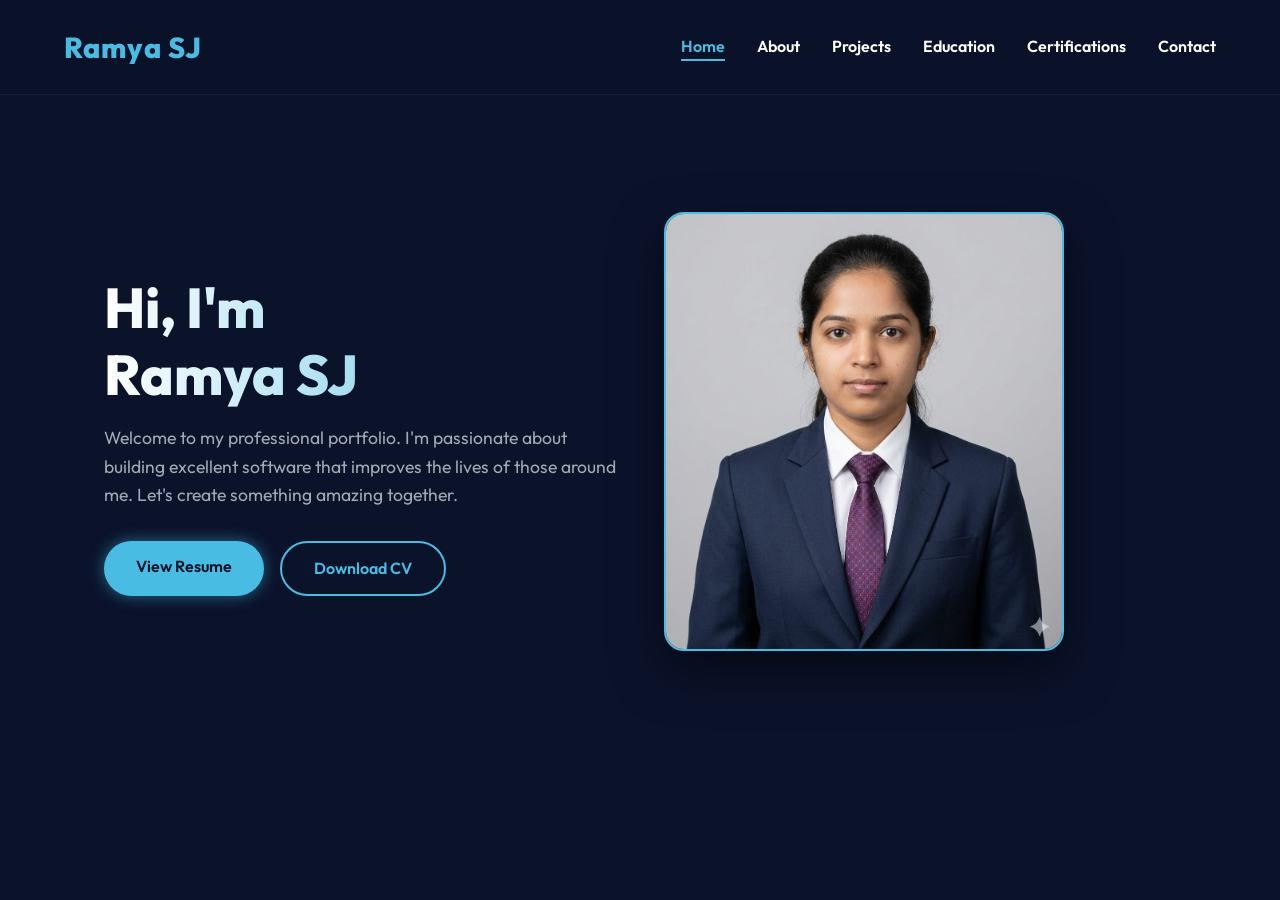
<file: index.html>
<!DOCTYPE html>
<html lang="en">
<head>
    <meta charset="UTF-8">
    <meta name="viewport" content="width=device-width, initial-scale=1.0">
    <title>Ramya SJ - Professional Portfolio</title>
    <meta name="description" content="Professional portfolio of Ramya SJ.">
    <link rel="stylesheet" href="css/style.css">
</head>
<body>
    <nav class="navbar">
        <div class="logo">Ramya SJ</div>
        <ul class="nav-links">
            <li><a href="index.html">Home</a></li>
            <li><a href="about.html">About</a></li>
            <li><a href="projects.html">Projects</a></li>
            <li><a href="education.html">Education</a></li>
            <li><a href="certifications.html">Certifications</a></li>
            <li><a href="contact.html">Contact</a></li>
        </ul>
    </nav>

    <main class="container">
        <section class="grid-2">
            <div class="hero-content fade-in">
                <h1>Hi, I'm <br><span style="color: var(--accent-color)">Ramya SJ</span></h1>
                <p>Welcome to my professional portfolio. I'm passionate about building excellent software that improves the lives of those around me. Let's create something amazing together.</p>
                <div class="hero-buttons">
                    <a href="assets/Ramya SJ.pdf" target="_blank" class="btn btn-primary">View Resume</a>
                    <a href="assets/Ramya SJ.pdf" download class="btn btn-outline">Download CV</a>
                </div>
            </div>
            <div class="hero-img-wrapper fade-in delay-1">
                <img src="assets/Ramya pic.jpeg" alt="Ramya SJ" class="hero-image">
            </div>
        </section>
    </main>

    <script src="js/main.js"></script>
</body>
</html>
</file>
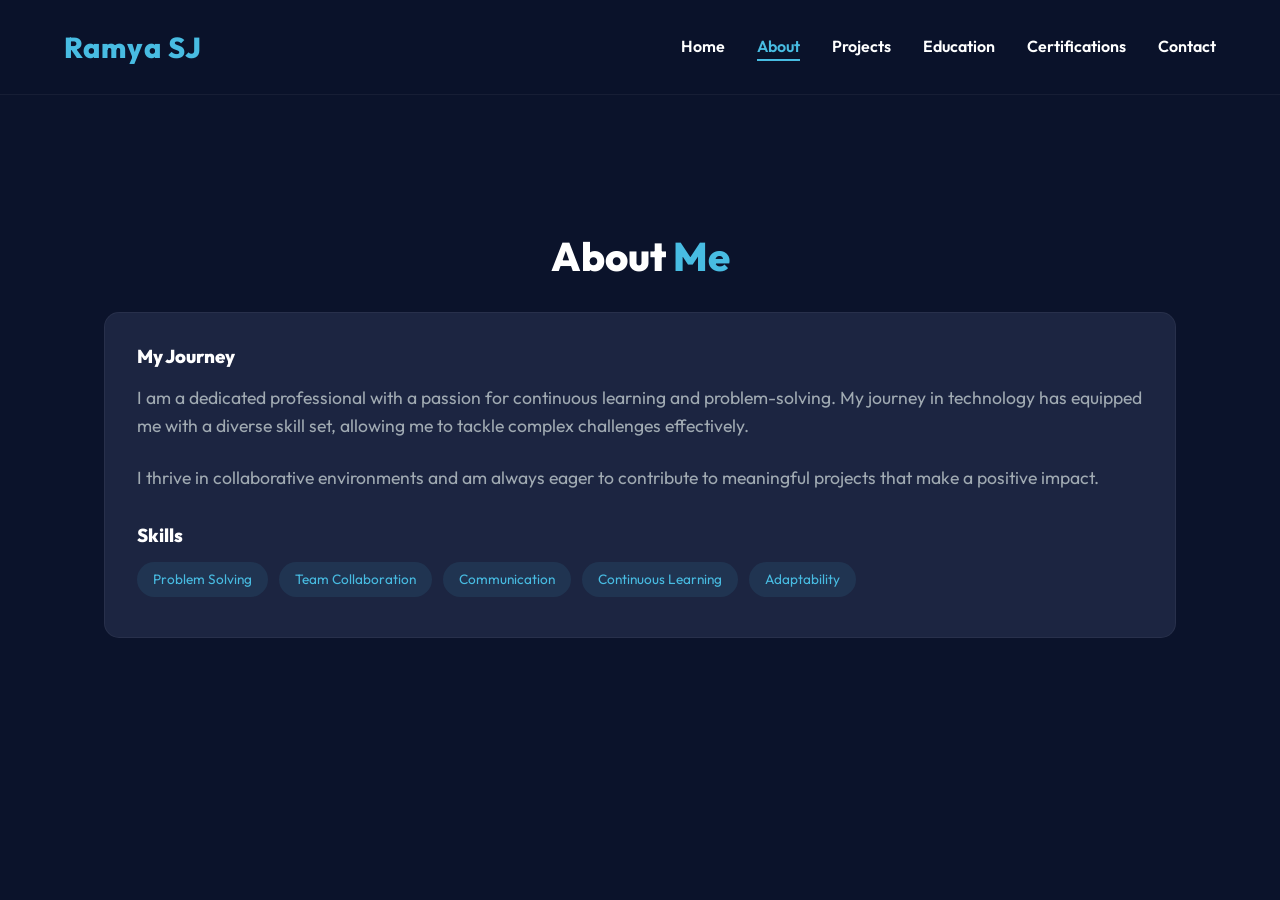
<file: about.html>
<!DOCTYPE html>
<html lang="en">
<head>
    <meta charset="UTF-8">
    <meta name="viewport" content="width=device-width, initial-scale=1.0">
    <title>About - Ramya SJ</title>
    <link rel="stylesheet" href="css/style.css">
</head>
<body>
    <nav class="navbar">
        <div class="logo">Ramya SJ</div>
        <ul class="nav-links">
            <li><a href="index.html">Home</a></li>
            <li><a href="about.html">About</a></li>
            <li><a href="projects.html">Projects</a></li>
            <li><a href="education.html">Education</a></li>
            <li><a href="certifications.html">Certifications</a></li>
            <li><a href="contact.html">Contact</a></li>
        </ul>
    </nav>

    <main class="container">
        <div class="fade-in">
            <h2>About <span style="color: var(--accent-color)">Me</span></h2>
            <div class="card scroll-animate">
                <h3 style="margin-bottom: 1rem;">My Journey</h3>
                <p>I am a dedicated professional with a passion for continuous learning and problem-solving. My journey in technology has equipped me with a diverse skill set, allowing me to tackle complex challenges effectively.</p>
                <p>I thrive in collaborative environments and am always eager to contribute to meaningful projects that make a positive impact.</p>
                
                <h3 style="margin-top: 2rem; margin-bottom: 1rem;">Skills</h3>
                <div>
                    <span class="tag">Problem Solving</span>
                    <span class="tag">Team Collaboration</span>
                    <span class="tag">Communication</span>
                    <span class="tag">Continuous Learning</span>
                    <span class="tag">Adaptability</span>
                </div>
            </div>
        </div>
    </main>

    <script src="js/main.js"></script>
</body>
</html>
</file>
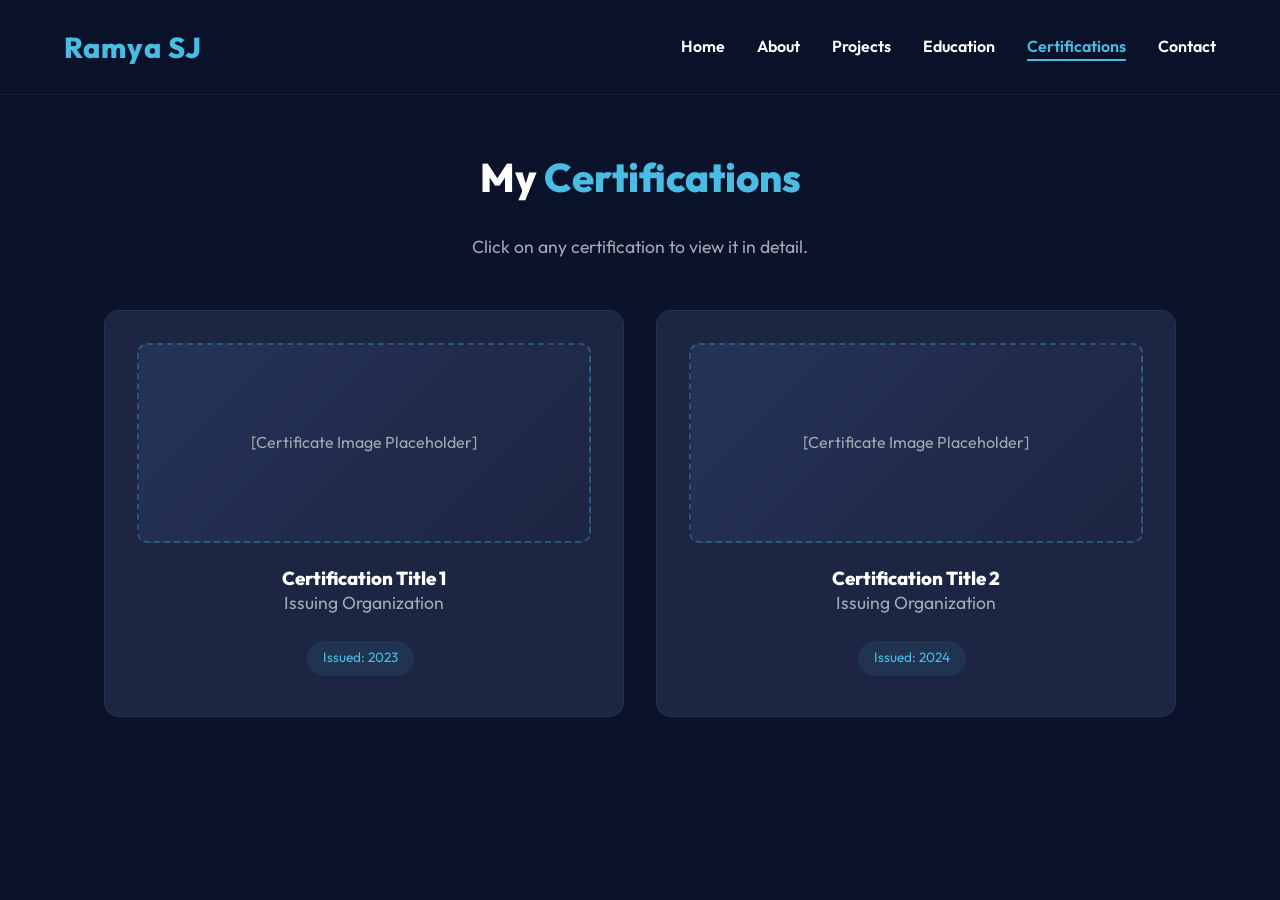
<file: certifications.html>
<!DOCTYPE html>
<html lang="en">
<head>
    <meta charset="UTF-8">
    <meta name="viewport" content="width=device-width, initial-scale=1.0">
    <title>Certifications - Ramya SJ</title>
    <link rel="stylesheet" href="css/style.css">
    <style>
        .cert-card {
            text-align: center;
        }
        .cert-img-placeholder {
            width: 100%;
            height: 200px;
            background: linear-gradient(135deg, var(--surface-hover), var(--surface-color));
            border-radius: 10px;
            display: flex;
            align-items: center;
            justify-content: center;
            margin-bottom: 1.5rem;
            border: 2px dashed rgba(72, 188, 226, 0.3);
            color: var(--text-secondary);
            cursor: pointer;
            transition: var(--transition);
        }
        .cert-img-placeholder:hover {
            border-color: var(--accent-color);
            color: var(--accent-color);
            box-shadow: 0 0 15px var(--accent-glow);
        }
        
        /* Modal Styles */
        .modal {
            display: none;
            position: fixed;
            z-index: 2000;
            padding-top: 100px;
            left: 0;
            top: 0;
            width: 100%;
            height: 100%;
            overflow: auto;
            background-color: rgba(11, 19, 43, 0.9);
            backdrop-filter: blur(5px);
        }
        .modal-content {
            margin: auto;
            display: block;
            width: 80%;
            max-width: 800px;
            border-radius: 10px;
            border: 2px solid var(--accent-color);
            box-shadow: 0 0 30px var(--accent-glow);
        }
        .close {
            position: absolute;
            top: 30px;
            right: 40px;
            color: var(--text-primary);
            font-size: 40px;
            font-weight: bold;
            cursor: pointer;
            transition: 0.3s;
        }
        .close:hover {
            color: var(--accent-color);
        }
    </style>
</head>
<body>
    <nav class="navbar">
        <div class="logo">Ramya SJ</div>
        <ul class="nav-links">
            <li><a href="index.html">Home</a></li>
            <li><a href="about.html">About</a></li>
            <li><a href="projects.html">Projects</a></li>
            <li><a href="education.html">Education</a></li>
            <li><a href="certifications.html">Certifications</a></li>
            <li><a href="contact.html">Contact</a></li>
        </ul>
    </nav>

    <main class="container">
        <div class="fade-in">
            <h2>My <span style="color: var(--accent-color)">Certifications</span></h2>
            <p style="text-align: center; margin-bottom: 3rem;">Click on any certification to view it in detail.</p>
            
            <div class="grid-3">
                <div class="card scroll-animate cert-card">
                    <!-- Placeholder for the actual image. The user will replace src -->
                    <div class="cert-img-placeholder" onclick="openModal('Placeholder Certification 1')">
                        <span>[Certificate Image Placeholder]</span>
                    </div>
                    <h3>Certification Title 1</h3>
                    <p>Issuing Organization</p>
                    <span class="tag">Issued: 2023</span>
                </div>
                
                <div class="card scroll-animate cert-card" style="animation-delay: 0.2s;">
                    <div class="cert-img-placeholder" onclick="openModal('Placeholder Certification 2')">
                        <span>[Certificate Image Placeholder]</span>
                    </div>
                    <h3>Certification Title 2</h3>
                    <p>Issuing Organization</p>
                    <span class="tag">Issued: 2024</span>
                </div>
            </div>
        </div>
    </main>

    <!-- The Modal -->
    <div id="certModal" class="modal">
        <span class="close" onclick="closeModal()">&times;</span>
        <div style="text-align: center; color: var(--text-primary); margin-top: 20%;">
            <h2 id="modalText">Certificate Name</h2>
            <p>(Actual certificate image will be displayed here when uploaded)</p>
        </div>
        <!-- Once real images are added, use an <img> tag here instead of the div above -->
        <!-- <img class="modal-content" id="img01"> -->
    </div>

    <script src="js/main.js"></script>
    <script>
        function openModal(certName) {
            document.getElementById('certModal').style.display = "block";
            document.getElementById('modalText').innerText = certName;
        }

        function closeModal() {
            document.getElementById('certModal').style.display = "none";
        }
        
        // Close modal when clicking outside
        window.onclick = function(event) {
            var modal = document.getElementById('certModal');
            if (event.target == modal) {
                modal.style.display = "none";
            }
        }
    </script>
</body>
</html>
</file>
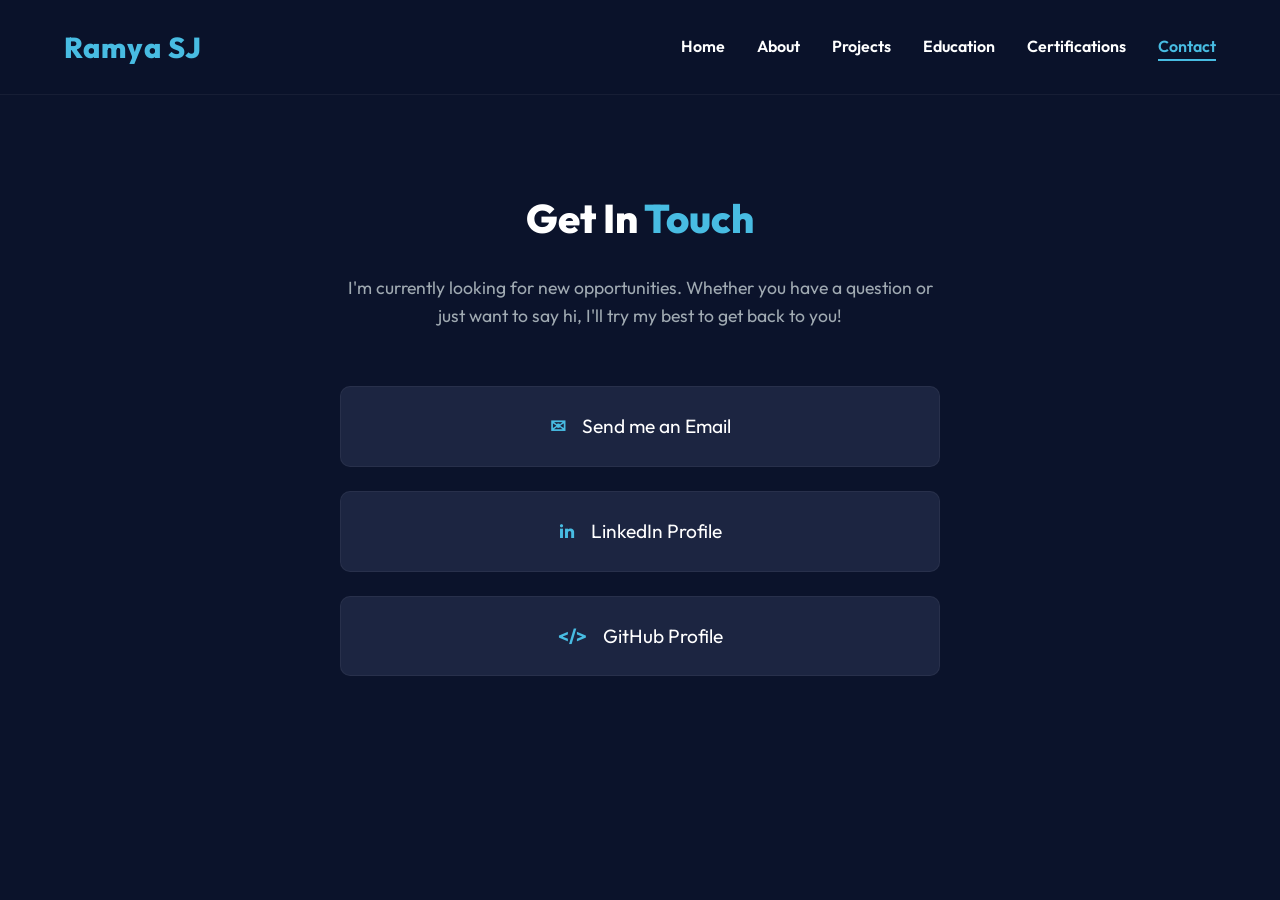
<file: contact.html>
<!DOCTYPE html>
<html lang="en">
<head>
    <meta charset="UTF-8">
    <meta name="viewport" content="width=device-width, initial-scale=1.0">
    <title>Contact - Ramya SJ</title>
    <link rel="stylesheet" href="css/style.css">
    <style>
        .contact-wrapper {
            display: flex;
            flex-direction: column;
            align-items: center;
            max-width: 600px;
            margin: 0 auto;
            text-align: center;
        }
        .contact-info {
            display: flex;
            flex-direction: column;
            gap: 1.5rem;
            margin-top: 2rem;
            width: 100%;
        }
        .contact-item {
            background: var(--surface-color);
            padding: 1.5rem;
            border-radius: 10px;
            border: 1px solid rgba(255,255,255,0.05);
            transition: var(--transition);
            display: flex;
            align-items: center;
            justify-content: center;
            gap: 1rem;
            font-size: 1.2rem;
        }
        .contact-item:hover {
            border-color: var(--accent-color);
            transform: translateY(-5px);
            box-shadow: 0 10px 20px rgba(0,0,0,0.3);
        }
        .contact-icon {
            color: var(--accent-color);
            font-weight: bold;
        }
    </style>
</head>
<body>
    <nav class="navbar">
        <div class="logo">Ramya SJ</div>
        <ul class="nav-links">
            <li><a href="index.html">Home</a></li>
            <li><a href="about.html">About</a></li>
            <li><a href="projects.html">Projects</a></li>
            <li><a href="education.html">Education</a></li>
            <li><a href="certifications.html">Certifications</a></li>
            <li><a href="contact.html">Contact</a></li>
        </ul>
    </nav>

    <main class="container">
        <div class="fade-in contact-wrapper">
            <h2>Get In <span style="color: var(--accent-color)">Touch</span></h2>
            <p>I'm currently looking for new opportunities. Whether you have a question or just want to say hi, I'll try my best to get back to you!</p>
            
            <div class="contact-info scroll-animate">
                <a href="mailto:your.email@example.com" class="contact-item">
                    <span class="contact-icon">✉</span>
                    <span>Send me an Email</span>
                </a>
                
                <a href="#" class="contact-item" target="_blank">
                    <span class="contact-icon">in</span>
                    <span>LinkedIn Profile</span>
                </a>
                
                <a href="#" class="contact-item" target="_blank">
                    <span class="contact-icon">&lt;/&gt;</span>
                    <span>GitHub Profile</span>
                </a>
            </div>
        </div>
    </main>

    <script src="js/main.js"></script>
</body>
</html>
</file>
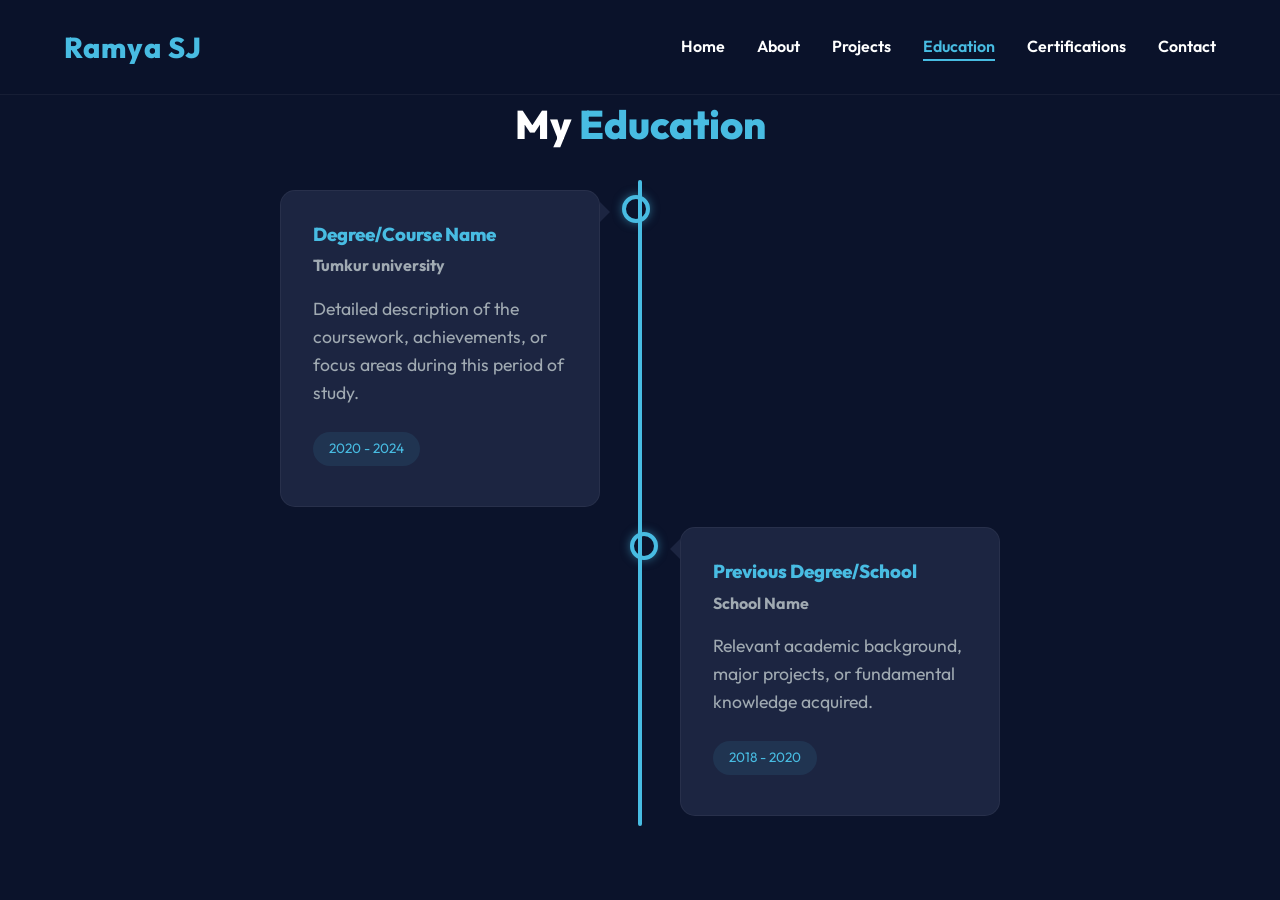
<file: education.html>
<!DOCTYPE html>
<html lang="en">

<head>
    <meta charset="UTF-8">
    <meta name="viewport" content="width=device-width, initial-scale=1.0">
    <title>Education - Ramya SJ</title>
    <link rel="stylesheet" href="css/style.css">
    <style>
        .timeline {
            position: relative;
            max-width: 800px;
            margin: 0 auto;
        }

        .timeline::after {
            content: '';
            position: absolute;
            width: 4px;
            background-color: var(--accent-color);
            top: 0;
            bottom: 0;
            left: 50%;
            margin-left: -2px;
            border-radius: 2px;
        }

        .timeline-item {
            padding: 10px 40px;
            position: relative;
            background-color: inherit;
            width: 50%;
        }

        .timeline-item::after {
            content: '';
            position: absolute;
            width: 20px;
            height: 20px;
            right: -10px;
            background-color: var(--bg-color);
            border: 4px solid var(--accent-color);
            top: 15px;
            border-radius: 50%;
            z-index: 1;
            box-shadow: 0 0 10px var(--accent-glow);
        }

        .left {
            left: 0;
        }

        .right {
            left: 50%;
        }

        .left::before {
            content: " ";
            height: 0;
            position: absolute;
            top: 22px;
            width: 0;
            z-index: 1;
            right: 30px;
            border: medium solid var(--surface-color);
            border-width: 10px 0 10px 10px;
            border-color: transparent transparent transparent var(--surface-color);
        }

        .right::before {
            content: " ";
            height: 0;
            position: absolute;
            top: 22px;
            width: 0;
            z-index: 1;
            left: 30px;
            border: medium solid var(--surface-color);
            border-width: 10px 10px 10px 0;
            border-color: transparent var(--surface-color) transparent transparent;
        }

        .right::after {
            left: -10px;
        }

        @media screen and (max-width: 600px) {
            .timeline::after {
                left: 31px;
            }

            .timeline-item {
                width: 100%;
                padding-left: 70px;
                padding-right: 25px;
            }

            .timeline-item::before {
                left: 60px;
                border: medium solid var(--surface-color);
                border-width: 10px 10px 10px 0;
                border-color: transparent var(--surface-color) transparent transparent;
            }

            .left::after,
            .right::after {
                left: 21px;
            }

            .right {
                left: 0%;
            }
        }
    </style>
</head>

<body>
    <nav class="navbar">
        <div class="logo">Ramya SJ</div>
        <ul class="nav-links">
            <li><a href="index.html">Home</a></li>
            <li><a href="about.html">About</a></li>
            <li><a href="projects.html">Projects</a></li>
            <li><a href="education.html">Education</a></li>
            <li><a href="certifications.html">Certifications</a></li>
            <li><a href="contact.html">Contact</a></li>
        </ul>
    </nav>

    <main class="container">
        <div class="fade-in">
            <h2>My <span style="color: var(--accent-color)">Education</span></h2>

            <div class="timeline">
                <div class="timeline-item left scroll-animate">
                    <div class="card">
                        <h3 style="color: var(--accent-color); margin-bottom: 0.5rem;">Degree/Course Name</h3>
                        <h4 style="margin-bottom: 1rem; color: var(--text-secondary);">Tumkur university</h4>
                        <p>Detailed description of the coursework, achievements, or focus areas during this period of
                            study.</p>
                        <span class="tag">2020 - 2024</span>
                    </div>
                </div>

                <div class="timeline-item right scroll-animate">
                    <div class="card">
                        <h3 style="color: var(--accent-color); margin-bottom: 0.5rem;">Previous Degree/School</h3>
                        <h4 style="margin-bottom: 1rem; color: var(--text-secondary);">School Name</h4>
                        <p>Relevant academic background, major projects, or fundamental knowledge acquired.</p>
                        <span class="tag">2018 - 2020</span>
                    </div>
                </div>
            </div>
        </div>
    </main>

    <script src="js/main.js"></script>
</body>

</html>
</file>
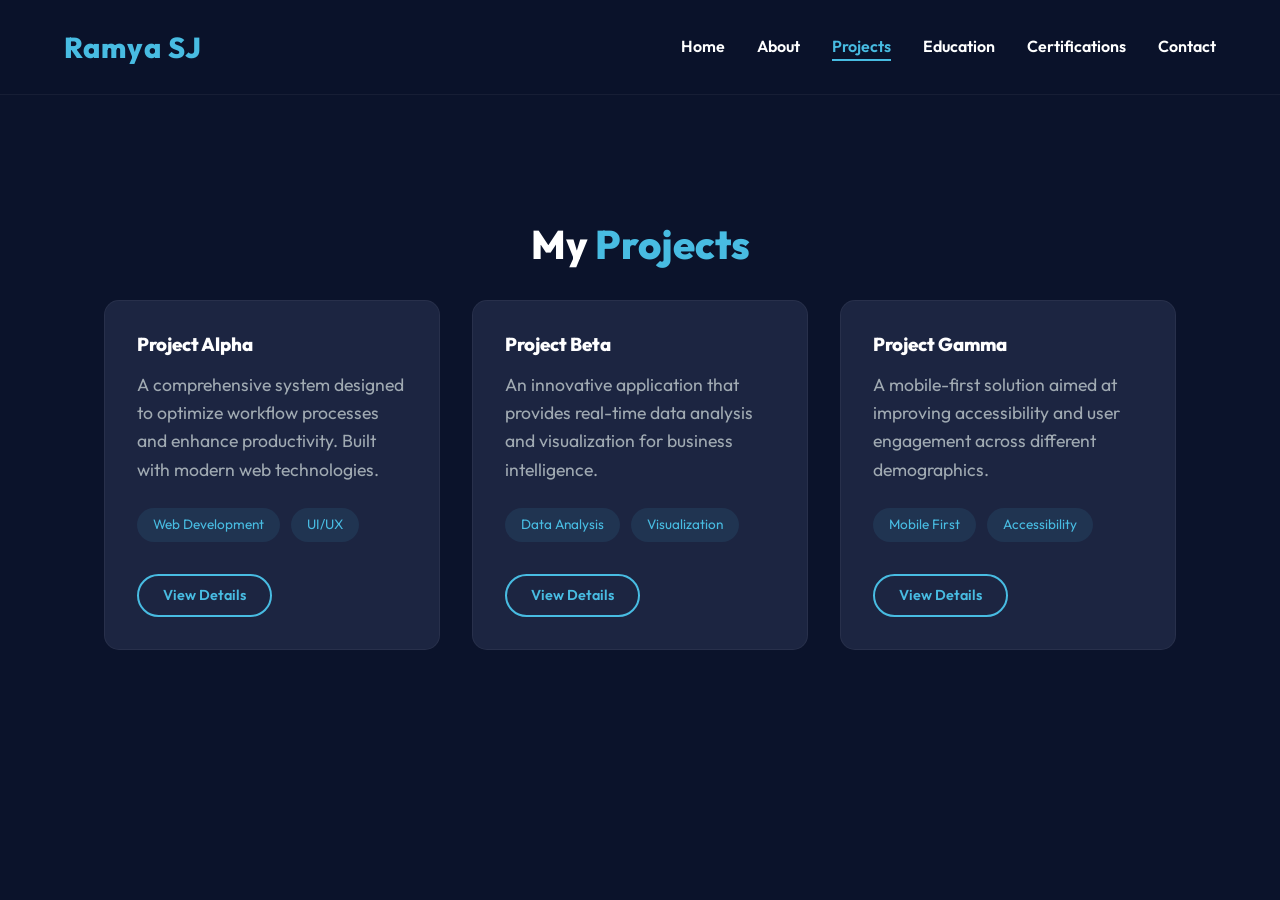
<file: projects.html>
<!DOCTYPE html>
<html lang="en">
<head>
    <meta charset="UTF-8">
    <meta name="viewport" content="width=device-width, initial-scale=1.0">
    <title>Projects - Ramya SJ</title>
    <link rel="stylesheet" href="css/style.css">
</head>
<body>
    <nav class="navbar">
        <div class="logo">Ramya SJ</div>
        <ul class="nav-links">
            <li><a href="index.html">Home</a></li>
            <li><a href="about.html">About</a></li>
            <li><a href="projects.html">Projects</a></li>
            <li><a href="education.html">Education</a></li>
            <li><a href="certifications.html">Certifications</a></li>
            <li><a href="contact.html">Contact</a></li>
        </ul>
    </nav>

    <main class="container">
        <div class="fade-in">
            <h2>My <span style="color: var(--accent-color)">Projects</span></h2>
            <div class="grid-3">
                <div class="card scroll-animate">
                    <h3 style="margin-bottom: 1rem;">Project Alpha</h3>
                    <p>A comprehensive system designed to optimize workflow processes and enhance productivity. Built with modern web technologies.</p>
                    <div style="margin-bottom: 1.5rem;">
                        <span class="tag">Web Development</span>
                        <span class="tag">UI/UX</span>
                    </div>
                    <a href="#" class="btn btn-outline" style="padding: 0.5rem 1.5rem; font-size: 0.9rem;">View Details</a>
                </div>
                
                <div class="card scroll-animate" style="animation-delay: 0.2s;">
                    <h3 style="margin-bottom: 1rem;">Project Beta</h3>
                    <p>An innovative application that provides real-time data analysis and visualization for business intelligence.</p>
                    <div style="margin-bottom: 1.5rem;">
                        <span class="tag">Data Analysis</span>
                        <span class="tag">Visualization</span>
                    </div>
                    <a href="#" class="btn btn-outline" style="padding: 0.5rem 1.5rem; font-size: 0.9rem;">View Details</a>
                </div>
                
                <div class="card scroll-animate" style="animation-delay: 0.4s;">
                    <h3 style="margin-bottom: 1rem;">Project Gamma</h3>
                    <p>A mobile-first solution aimed at improving accessibility and user engagement across different demographics.</p>
                    <div style="margin-bottom: 1.5rem;">
                        <span class="tag">Mobile First</span>
                        <span class="tag">Accessibility</span>
                    </div>
                    <a href="#" class="btn btn-outline" style="padding: 0.5rem 1.5rem; font-size: 0.9rem;">View Details</a>
                </div>
            </div>
        </div>
    </main>

    <script src="js/main.js"></script>
</body>
</html>
</file>
<file: css/style.css>
@import url('https://fonts.googleapis.com/css2?family=Outfit:wght@300;400;600;800&display=swap');

:root {
    --bg-color: #0B132B;
    --surface-color: #1C2541;
    --surface-hover: #263359;
    --accent-color: #48BCE2;
    --accent-glow: rgba(72, 188, 226, 0.5);
    --text-primary: #FFFFFF;
    --text-secondary: #A0AAB2;
    --font-main: 'Outfit', sans-serif;
    --transition: all 0.3s ease;
}

* {
    margin: 0;
    padding: 0;
    box-sizing: border-box;
}

body {
    font-family: var(--font-main);
    background-color: var(--bg-color);
    color: var(--text-primary);
    line-height: 1.6;
    overflow-x: hidden;
}

/* Typography */
h1, h2, h3 {
    font-weight: 800;
    line-height: 1.2;
}

h1 {
    font-size: 3.5rem;
    margin-bottom: 1rem;
    background: linear-gradient(90deg, #FFFFFF, var(--accent-color));
    -webkit-background-clip: text;
    -webkit-text-fill-color: transparent;
}

h2 {
    font-size: 2.5rem;
    margin-bottom: 2rem;
    text-align: center;
}

p {
    color: var(--text-secondary);
    font-size: 1.1rem;
    margin-bottom: 1.5rem;
}

a {
    color: var(--text-primary);
    text-decoration: none;
    transition: var(--transition);
}

/* Navbar */
.navbar {
    position: fixed;
    top: 0;
    width: 100%;
    padding: 1.5rem 5%;
    display: flex;
    justify-content: space-between;
    align-items: center;
    background: rgba(11, 19, 43, 0.8);
    backdrop-filter: blur(10px);
    z-index: 1000;
    border-bottom: 1px solid rgba(255,255,255,0.05);
}

.logo {
    font-size: 1.8rem;
    font-weight: 800;
    color: var(--accent-color);
    letter-spacing: 1px;
}

.nav-links {
    display: flex;
    gap: 2rem;
    list-style: none;
}

.nav-links a {
    font-weight: 600;
    position: relative;
}

.nav-links a::after {
    content: '';
    position: absolute;
    bottom: -5px;
    left: 0;
    width: 0;
    height: 2px;
    background-color: var(--accent-color);
    transition: var(--transition);
}

.nav-links a:hover::after, .nav-links a.active::after {
    width: 100%;
}

.nav-links a:hover, .nav-links a.active {
    color: var(--accent-color);
}

/* Layout */
.container {
    max-width: 1200px;
    margin: 0 auto;
    padding: 100px 5% 50px;
    min-height: calc(100vh - 80px);
    display: flex;
    flex-direction: column;
    justify-content: center;
}

/* Buttons */
.btn {
    display: inline-block;
    padding: 0.8rem 2rem;
    border-radius: 30px;
    font-weight: 600;
    cursor: pointer;
    transition: var(--transition);
    border: none;
    outline: none;
}

.btn-primary {
    background: var(--accent-color);
    color: var(--bg-color);
    box-shadow: 0 0 15px var(--accent-glow);
}

.btn-primary:hover {
    transform: translateY(-3px);
    box-shadow: 0 0 25px var(--accent-glow);
    background: #5cd0f5;
}

.btn-outline {
    background: transparent;
    color: var(--accent-color);
    border: 2px solid var(--accent-color);
}

.btn-outline:hover {
    background: var(--accent-color);
    color: var(--bg-color);
    box-shadow: 0 0 15px var(--accent-glow);
}

/* Cards */
.card {
    background: var(--surface-color);
    border-radius: 15px;
    padding: 2rem;
    transition: var(--transition);
    border: 1px solid rgba(255,255,255,0.05);
}

.card:hover {
    transform: translateY(-10px);
    background: var(--surface-hover);
    box-shadow: 0 10px 30px rgba(0,0,0,0.5);
    border-color: rgba(72, 188, 226, 0.3);
}

/* Footer */
footer {
    text-align: center;
    padding: 2rem;
    background: var(--surface-color);
    margin-top: auto;
}

/* Grid System */
.grid-2 {
    display: grid;
    grid-template-columns: 1fr 1fr;
    gap: 3rem;
    align-items: center;
}

.grid-3 {
    display: grid;
    grid-template-columns: repeat(auto-fit, minmax(300px, 1fr));
    gap: 2rem;
}

/* Animations */
.fade-in {
    opacity: 0;
    transform: translateY(20px);
    animation: fadeIn 0.8s ease forwards;
}

.delay-1 { animation-delay: 0.2s; }
.delay-2 { animation-delay: 0.4s; }

@keyframes fadeIn {
    to {
        opacity: 1;
        transform: translateY(0);
    }
}

/* Hero Section */
.hero-image {
    width: 100%;
    max-width: 400px;
    border-radius: 20px;
    box-shadow: 0 20px 50px rgba(0,0,0,0.5);
    border: 2px solid var(--accent-color);
    transition: var(--transition);
}

.hero-image:hover {
    transform: scale(1.02) rotate(-2deg);
    box-shadow: 0 20px 50px var(--accent-glow);
}

.hero-buttons {
    display: flex;
    gap: 1rem;
    margin-top: 2rem;
}

/* Tags */
.tag {
    display: inline-block;
    padding: 0.4rem 1rem;
    background: rgba(72, 188, 226, 0.1);
    color: var(--accent-color);
    border-radius: 20px;
    font-size: 0.85rem;
    margin-right: 0.5rem;
    margin-bottom: 0.5rem;
}

/* Responsive */
@media (max-width: 768px) {
    .grid-2 {
        grid-template-columns: 1fr;
    }
    
    h1 {
        font-size: 2.5rem;
    }
    
    .nav-links {
        display: none; /* simple mobile nav approach for pure html/css */
    }
    
    .hero-image {
        margin: 0 auto;
        display: block;
    }
}
</file>
